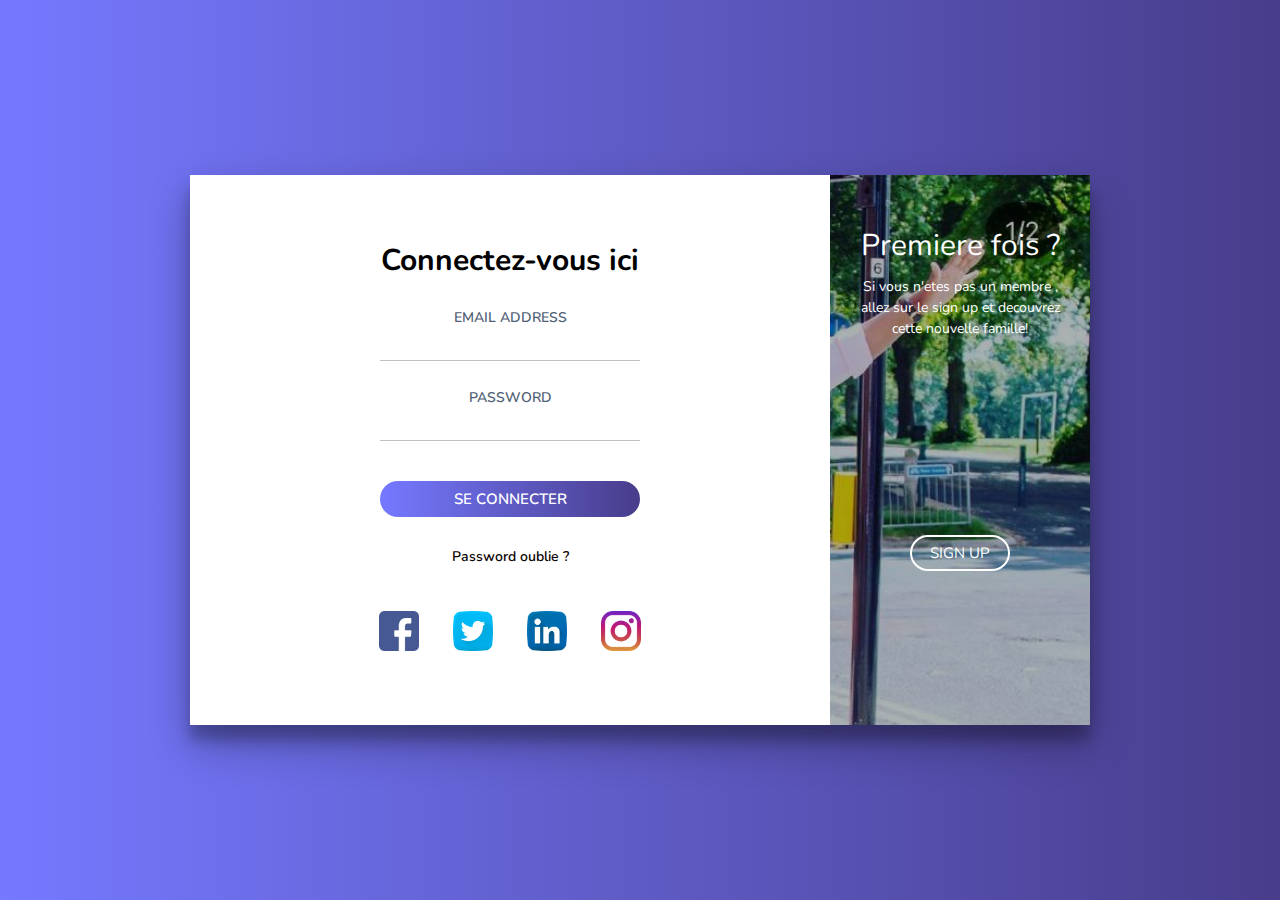
<file: floating-login-signup/register.html>
<!DOCTYPE html>
<html>
<head>
	<title>How to Design Login & Registration Form Transition</title>
	<meta charset="UTF-8">
	<meta name="viewport" content="width=device-width, initial-scale=1">
  <link rel="stylesheet" type="text/css" href="style.css">
  <link href="https://fonts.googleapis.com/css?family=Nunito:400,600,700,800&display=swap" rel="stylesheet">
</head>
<body>
  <div class="cont">
    <div class="form sign-in">
      <h2>Connectez-vous ici</h2>
      <label>
        <span>Email Address</span>
        <input type="email" name="email">
      </label>
      <label>
        <span>Password</span>
        <input type="password" name="password">
      </label>
      <button class="submit" type="button">Se Connecter</button>
      <p class="forgot-pass"> Password oublie ?</p>

      <div class="social-media">
        <ul>
          <li><img src="images/facebook.png"></li>
          <li><img src="images/twitter.png"></li>
          <li><img src="images/linkedin.png"></li>
          <li><img src="images/instagram.png"></li>
        </ul>
      </div>
    </div>

    <div class="sub-cont">
      <div class="img">
        <div class="img-text m-up">
          <h2>Premiere fois ?</h2>
          <p>Si vous n'etes pas un membre , allez sur le  sign up et decouvrez cette nouvelle famille!</p>
        </div>
        <div class="img-text m-in">
          <h2>Membre ?</h2>
          <p>Si vous etes deja un membre , allez sur le  sign in. Vous nous avez manque!</p>
        </div>
        <div class="img-btn">
          <span class="m-up">Sign up</span>
          <span class="m-in">Sign in</span>
        </div>
      </div>
      <div class="form sign-up">
        <h2>Enregistrez-vous ici</h2>
        <label>
          <span>Name</span>
          <input type="text">
        </label>
        <label>
          <span>Email</span>
          <input type="email">
        </label>
        <label>
          <span>Password</span>
          <input type="password">
        </label>
        <label>
          <span>Confirm Password</span>
          <input type="password">
        </label>
        <button type="button" class="submit">S'Enregistrer</button>
      </div>
    </div>
  </div>
<script type="text/javascript" src="script.js"></script>
</body>
</html>
</file>
<file: floating-login-signup/style.css>
*, *:before, *:after{
  margin: 0;
  padding: 0;
  box-sizing: border-box;
  font-family: 'Nunito', sans-serif;
}

body{
  width: 100%;
  height: 100vh;
  display: flex;
  justify-content: center;
  align-items: center;
  background: -webkit-linear-gradient(left, #7579ff, #483D8B);
  font-family: 'Nunito', sans-serif;
}

input, button{
  border:none;
  outline: none;
  background: none;
}

.cont{
  overflow: hidden;
  position: relative;
  width: 900px;
  height: 550px;
  background: #fff;
  box-shadow: 0 19px 38px rgba(0, 0, 0, 0.30), 0 15px 12px rgba(0, 0, 0, 0.22);
}

.form{
  position: relative;
  width: 640px;
  height: 100%;
  padding: 50px 30px;
  -webkit-transition:-webkit-transform 1.2s ease-in-out;
  transition: -webkit-transform 1.2s ease-in-out;
  transition: transform 1.2s ease-in-out;
  transition: transform 1.2s ease-in-out, -webkit-transform 1.2s ease-in-out;
}

h2{
  width: 100%;
  font-size: 30px;
  text-align: center;
}

label{
  display: block;
  width: 260px;
  margin: 25px auto 0;
  text-align: center;
}

label span{
  font-size: 14px;
  font-weight: 600;
  color: #505f75;
  text-transform: uppercase;
}

input{
  display: block;
  width: 100%;
  margin-top: 5px;
  font-size: 16px;
  padding-bottom: 5px;
  border-bottom: 1px solid rgba(109, 93, 93, 0.4);
  text-align: center;
  font-family: 'Nunito', sans-serif; 
}

button{
  display: block;
  margin: 0 auto;
  width: 260px;
  height: 36px;
  border-radius: 30px;
  color: #fff;
  font-size: 15px;
  cursor: pointer;
}

.submit{
  margin-top: 40px;
  margin-bottom: 30px;
  text-transform: uppercase;
  font-weight: 600;
  font-family: 'Nunito', sans-serif;
  background: -webkit-linear-gradient(left, #7579ff, #483D8B);
}

.submit:hover{
  background: -webkit-linear-gradient(left, #483D8B, #7579ff);
}

.forgot-pass{
  margin-top: 15px;
  text-align: center;
  font-size: 14px;
  font-weight: 600;
  color: #0c0101;
  cursor: pointer;
}

.forgot-pass:hover{
  color: #483D8B;
}

.social-media{
  width: 100%;
  text-align: center;
  margin-top: 20px;
}

.social-media ul{
  list-style: none;
}

.social-media ul li{
  display: inline-block;
  cursor: pointer;
  margin: 25px 15px;
}

.social-media img{
  width: 40px;
  height: 40px;
}

.sub-cont{
  overflow: hidden;
  position: absolute;
  left: 640px;
  top: 0;
  width: 900px;
  height: 100%;
  padding-left: 260px;
  background: #fff;
  -webkit-transition: -webkit-transform 1.2s ease-in-out;
  transition: -webkit-transform 1.2s ease-in-out;
  transition: transform 1.2s ease-in-out;
}

.cont.s-signup .sub-cont{
  -webkit-transform:translate3d(-640px, 0, 0);
          transform:translate3d(-640px, 0, 0);
}

.img{
  overflow: hidden;
  z-index: 2;
  position: absolute;
  left: 0;
  top: 0;
  width: 260px;
  height: 100%;
  padding-top: 360px;
}

.img:before{
  content: '';
  position: absolute;
  right: 0;
  top: 0;
  width: 900px;
  height: 100%;
  background-image: url(images/bg.jpg);
  background-size: cover;
  transition: -webkit-transform 1.2s ease-in-out;
  transition: transform 1.2s ease-in-out, -webkit-transform 1.2s ease-in-out;
}

.img:after{
  content: '';
  position: absolute;
  left: 0;
  top: 0;
  width: 100%;
  height: 100%;
  background: rgba(0,0,0,0.3);
}

.cont.s-signup .img:before{
  -webkit-transform:translate3d(640px, 0, 0);
          transform:translate3d(640px, 0, 0);
}

.img-text{
  z-index: 2;
  position: absolute;
  left: 0;
  top: 50px;
  width: 100%;
  padding: 0 20px;
  text-align: center;
  color: #fff;
  -webkit-transition:-webkit-transform 1.2s ease-in-out;
  transition: -webkit-transform 1.2s ease-in-out;
  transition: transform 1.2s ease-in-out, -webkit-transform 1.2s ease-in-out;
}

.img-text h2{
  margin-bottom: 10px;
  font-weight: normal;
}

.img-text p{
  font-size: 14px;
  line-height: 1.5;
}

.cont.s-signup .img-text.m-up{
  -webkit-transform:translateX(520px);
          transform:translateX(520px);
}

.img-text.m-in{
  -webkit-transform:translateX(-520px);
          transform:translateX(-520px);
}

.cont.s-signup .img-text.m-in{
  -webkit-transform:translateX(0);
          transform:translateX(0);
}


.sign-in{
  padding-top: 65px;
  -webkit-transition-timing-function:ease-out;
          transition-timing-function:ease-out;
}

.cont.s-signup .sign-in{
  -webkit-transition-timing-function:ease-in-out;
          transition-timing-function:ease-in-out;
  -webkit-transition-duration:1.2s;
          transition-duration:1.2s; 
  -webkit-transform:translate3d(640px, 0, 0);
          transform:translate3d(640px, 0, 0);
}

.img-btn{
  overflow: hidden;
  z-index: 2;
  position: relative;
  width: 100px;
  height: 36px;
  margin: 0 auto;
  background: transparent;
  color: #fff;
  text-transform: uppercase;
  font-size: 15px;
  cursor: pointer;
}

.img-btn:after{
  content: '';
  z-index: 2;
  position: absolute;
  left: 0;
  top: 0;
  width: 100%;
  height: 100%;
  border: 2px solid #fff;
  border-radius: 30px;
}

.img-btn span{
  position: absolute;
  left: 0;
  top: 0;
  display: -webkit-box;
  display: flex;
  -webkit-box-pack:center;
  justify-content: center;
  align-items: center;
  width: 100%;
  height: 100%;
  -webkit-transition:-webkit-transform 1.2s;
  transition: -webkit-transform 1.2s;
  transition: transform 1.2s;
  transition: transform 1.2s, -webkit-transform 1.2s;;
}

.img-btn span.m-in{
  -webkit-transform:translateY(-72px);
          transform:translateY(-72px);
}

.cont.s-signup .img-btn span.m-in{
  -webkit-transform:translateY(0);
          transform:translateY(0);
}

.cont.s-signup .img-btn span.m-up{
  -webkit-transform:translateY(72px);
          transform:translateY(72px);
}

.sign-up{
  -webkit-transform:translate3d(-900px, 0, 0);
          transform:translate3d(-900px, 0, 0);
}

.cont.s-signup .sign-up{
  -webkit-transform:translate3d(0, 0, 0);
          transform:translate3d(0, 0, 0);
}
</file>
